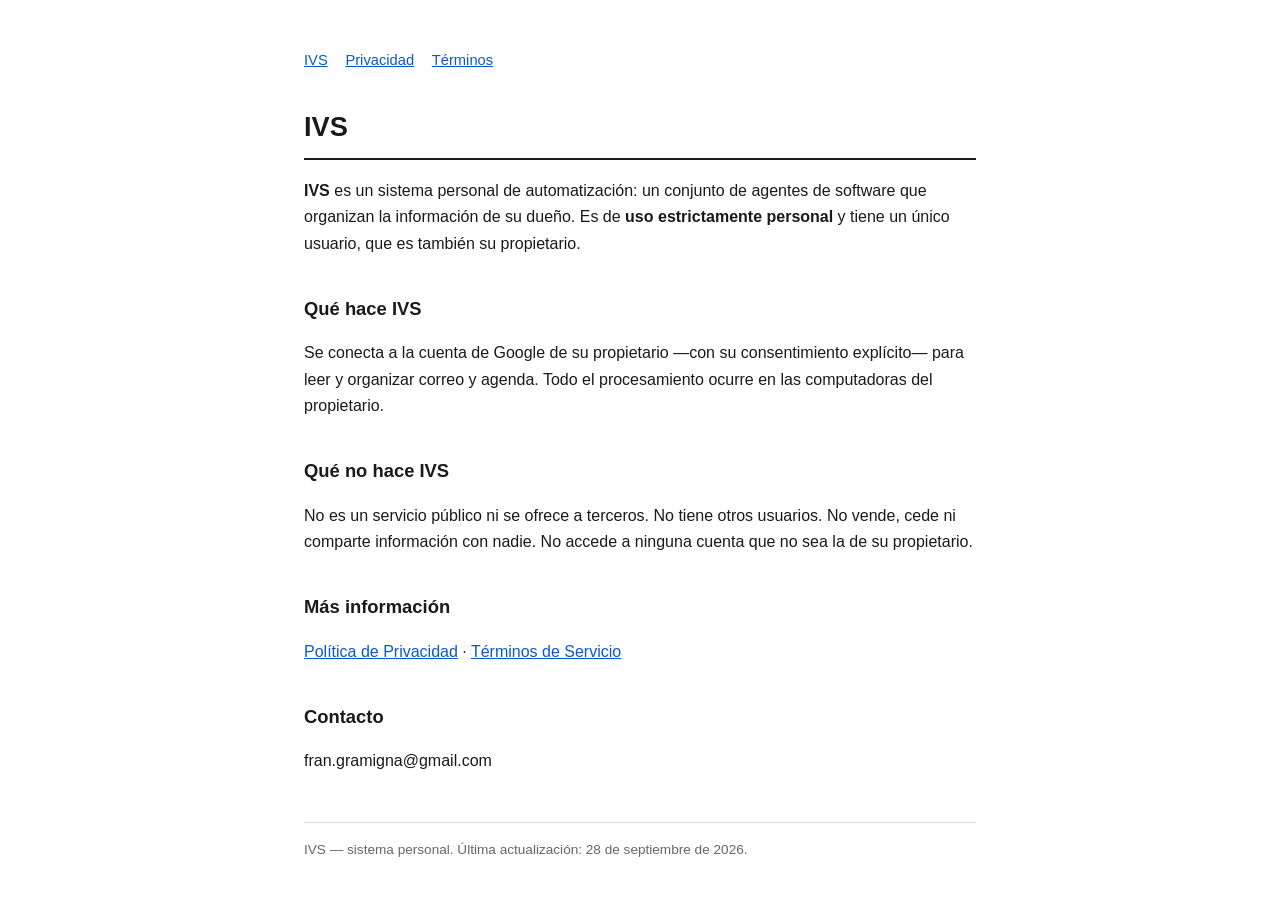
<file: index.html>
<!doctype html><html lang="es"><head><meta charset="utf-8">
<meta name="google-site-verification" content="y4nqi_u-FjdHMihfLwRoN4QkLGDbmsFWer5tLddhUrk" />
<meta name="viewport" content="width=device-width,initial-scale=1">
<meta name="application-name" content="IVS">
<title>IVS</title><link rel="icon" href="logo.png">
<link rel="stylesheet" href="style.css"></head><body>
<nav><a href="index.html">IVS</a><a href="privacy.html">Privacidad</a><a href="terms.html">Términos</a></nav>
<h1>IVS</h1>
<p><strong>IVS</strong> es un sistema personal de automatización: un conjunto de agentes de software
que organizan la información de su dueño. Es de <strong>uso estrictamente personal</strong> y tiene
un único usuario, que es también su propietario.</p>
<h2>Qué hace IVS</h2>
<p>Se conecta a la cuenta de Google de su propietario —con su consentimiento explícito— para leer y
organizar correo y agenda. Todo el procesamiento ocurre en las computadoras del propietario.</p>
<h2>Qué no hace IVS</h2>
<p>No es un servicio público ni se ofrece a terceros. No tiene otros usuarios. No vende, cede ni
comparte información con nadie. No accede a ninguna cuenta que no sea la de su propietario.</p>
<h2>Más información</h2>
<p><a href="privacy.html">Política de Privacidad</a> · <a href="terms.html">Términos de Servicio</a></p>
<h2>Contacto</h2>
<p>fran.gramigna@gmail.com</p>
<footer>IVS — sistema personal. Última actualización: 28 de septiembre de 2026.</footer></body></html>
</file>
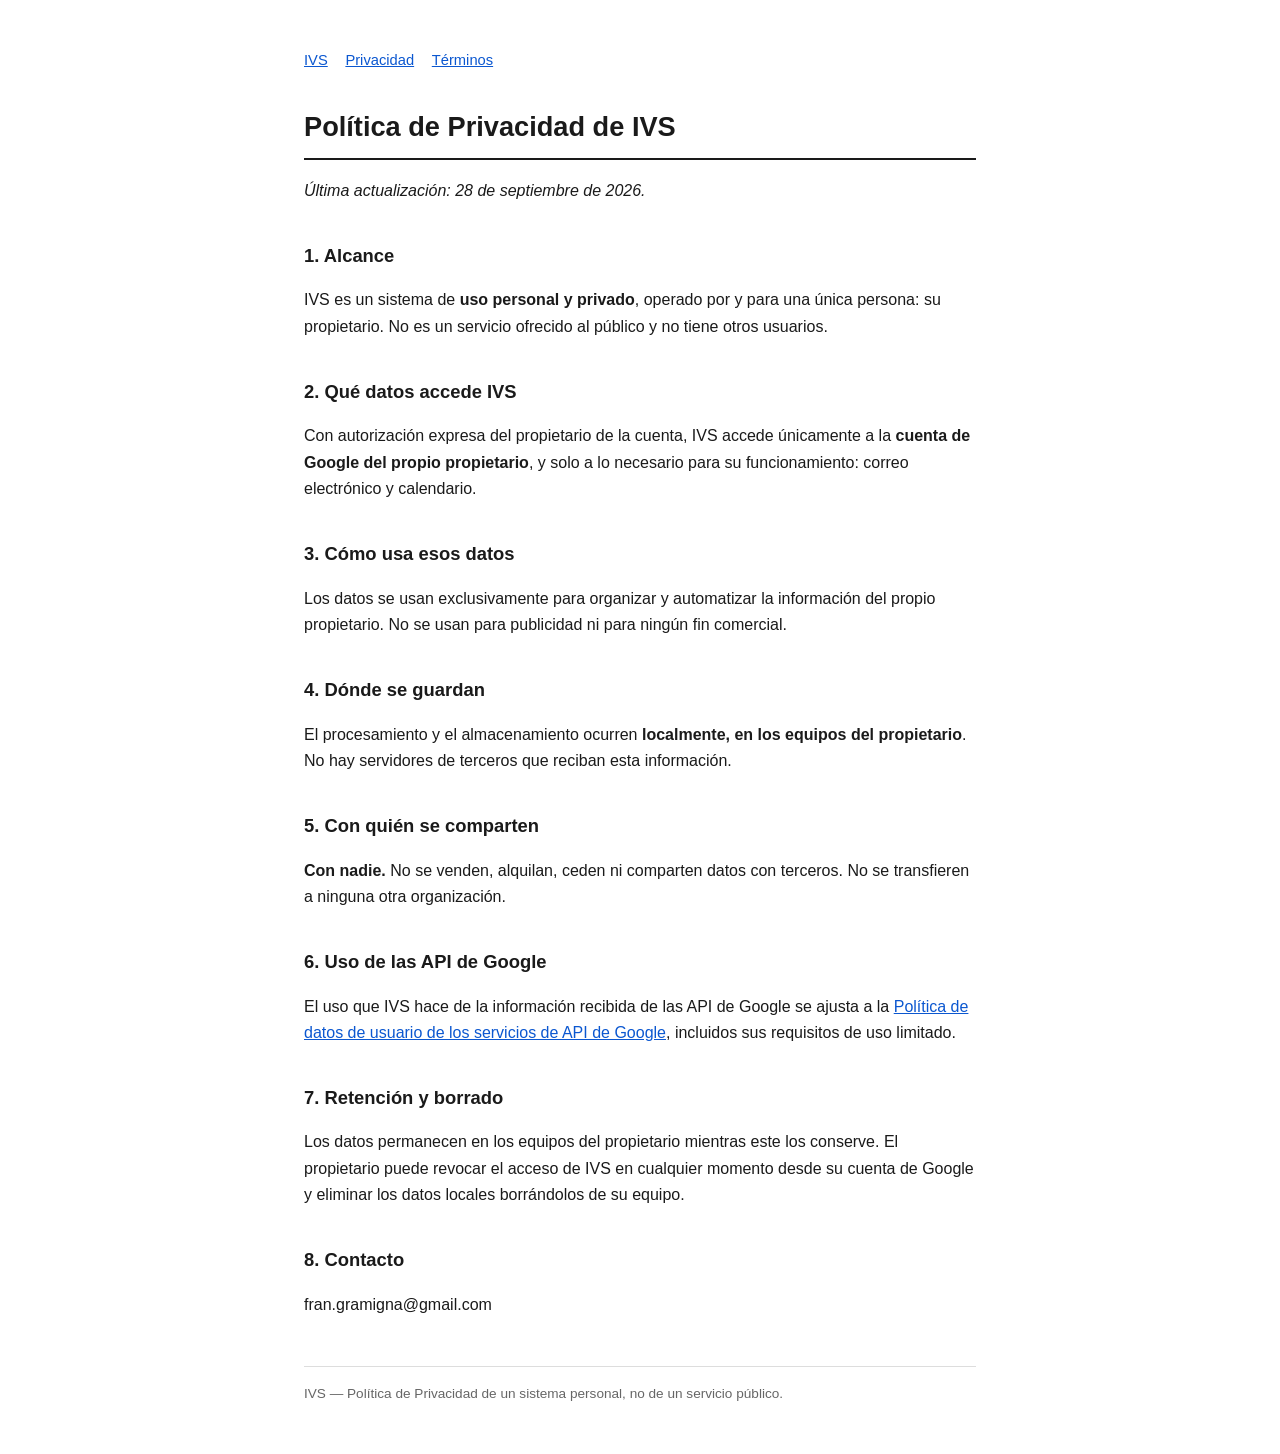
<file: privacy.html>
<!doctype html><html lang="es"><head><meta charset="utf-8">
<meta name="google-site-verification" content="y4nqi_u-FjdHMihfLwRoN4QkLGDbmsFWer5tLddhUrk" />
<meta name="viewport" content="width=device-width,initial-scale=1">
<meta name="application-name" content="IVS">
<title>IVS — Política de Privacidad</title><link rel="icon" href="logo.png">
<link rel="stylesheet" href="style.css"></head><body>
<nav><a href="index.html">IVS</a><a href="privacy.html">Privacidad</a><a href="terms.html">Términos</a></nav>
<h1>Política de Privacidad de IVS</h1>
<p><em>Última actualización: 28 de septiembre de 2026.</em></p>
<h2>1. Alcance</h2>
<p>IVS es un sistema de <strong>uso personal y privado</strong>, operado por y para una única persona:
su propietario. No es un servicio ofrecido al público y no tiene otros usuarios.</p>
<h2>2. Qué datos accede IVS</h2>
<p>Con autorización expresa del propietario de la cuenta, IVS accede únicamente a la
<strong>cuenta de Google del propio propietario</strong>, y solo a lo necesario para su
funcionamiento: correo electrónico y calendario.</p>
<h2>3. Cómo usa esos datos</h2>
<p>Los datos se usan exclusivamente para organizar y automatizar la información del propio
propietario. No se usan para publicidad ni para ningún fin comercial.</p>
<h2>4. Dónde se guardan</h2>
<p>El procesamiento y el almacenamiento ocurren <strong>localmente, en los equipos del
propietario</strong>. No hay servidores de terceros que reciban esta información.</p>
<h2>5. Con quién se comparten</h2>
<p><strong>Con nadie.</strong> No se venden, alquilan, ceden ni comparten datos con terceros.
No se transfieren a ninguna otra organización.</p>
<h2>6. Uso de las API de Google</h2>
<p>El uso que IVS hace de la información recibida de las API de Google se ajusta a la
<a href="https://developers.google.com/terms/api-services-user-data-policy">Política de datos de
usuario de los servicios de API de Google</a>, incluidos sus requisitos de uso limitado.</p>
<h2>7. Retención y borrado</h2>
<p>Los datos permanecen en los equipos del propietario mientras este los conserve. El propietario
puede revocar el acceso de IVS en cualquier momento desde su cuenta de Google y eliminar los
datos locales borrándolos de su equipo.</p>
<h2>8. Contacto</h2>
<p>fran.gramigna@gmail.com</p>
<footer>IVS — Política de Privacidad de un sistema personal, no de un servicio público.</footer>
</body></html>
</file>
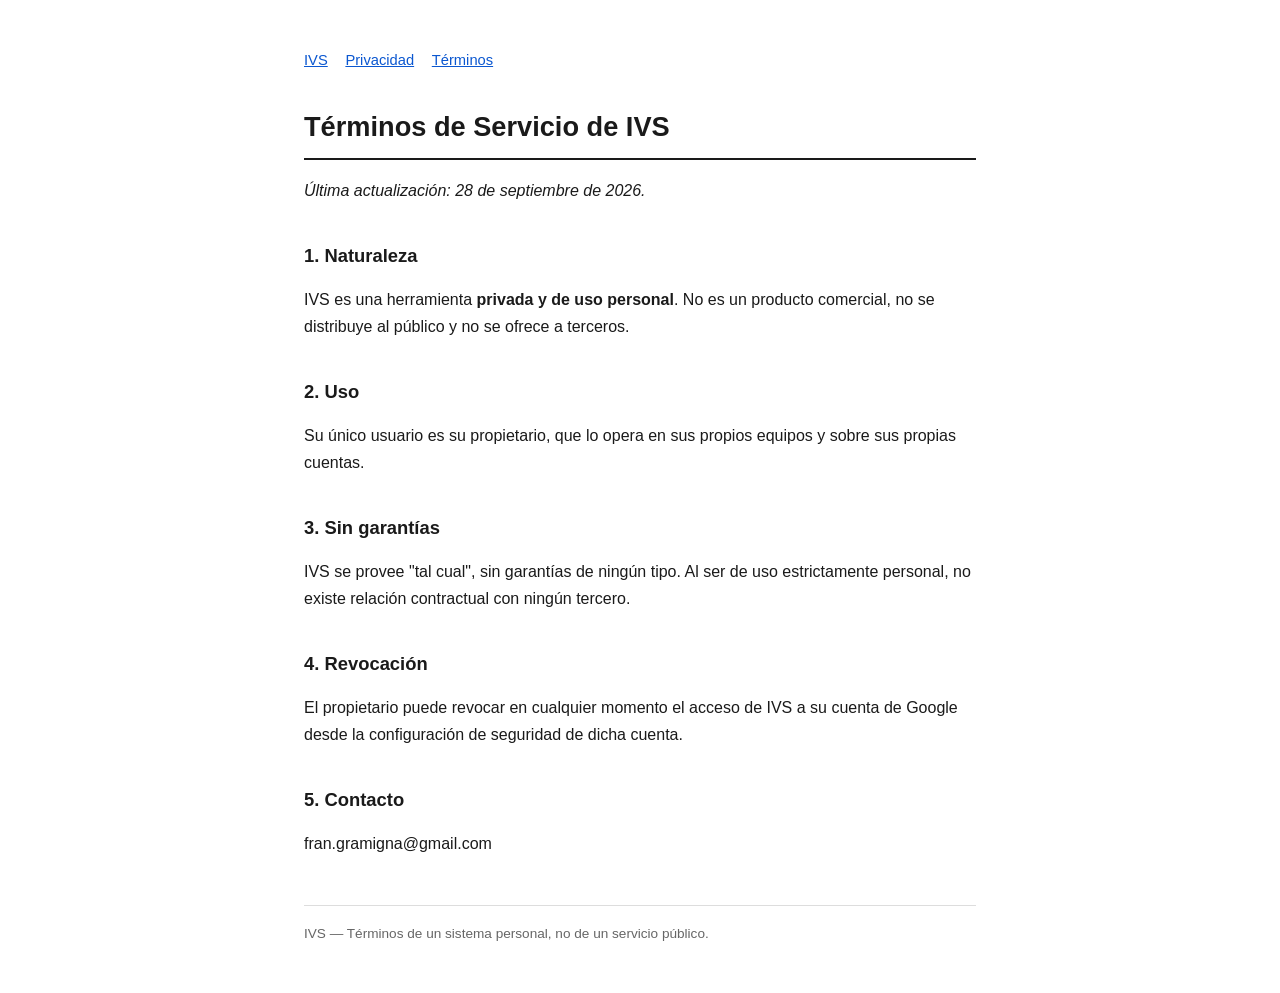
<file: terms.html>
<!doctype html><html lang="es"><head><meta charset="utf-8">
<meta name="google-site-verification" content="y4nqi_u-FjdHMihfLwRoN4QkLGDbmsFWer5tLddhUrk" />
<meta name="viewport" content="width=device-width,initial-scale=1">
<meta name="application-name" content="IVS">
<title>IVS — Términos de Servicio</title><link rel="icon" href="logo.png">
<link rel="stylesheet" href="style.css"></head><body>
<nav><a href="index.html">IVS</a><a href="privacy.html">Privacidad</a><a href="terms.html">Términos</a></nav>
<h1>Términos de Servicio de IVS</h1>
<p><em>Última actualización: 28 de septiembre de 2026.</em></p>
<h2>1. Naturaleza</h2>
<p>IVS es una herramienta <strong>privada y de uso personal</strong>. No es un producto comercial,
no se distribuye al público y no se ofrece a terceros.</p>
<h2>2. Uso</h2>
<p>Su único usuario es su propietario, que lo opera en sus propios equipos y sobre sus propias
cuentas.</p>
<h2>3. Sin garantías</h2>
<p>IVS se provee "tal cual", sin garantías de ningún tipo. Al ser de uso estrictamente personal, no
existe relación contractual con ningún tercero.</p>
<h2>4. Revocación</h2>
<p>El propietario puede revocar en cualquier momento el acceso de IVS a su cuenta de Google desde la
configuración de seguridad de dicha cuenta.</p>
<h2>5. Contacto</h2>
<p>fran.gramigna@gmail.com</p>
<footer>IVS — Términos de un sistema personal, no de un servicio público.</footer></body></html>
</file>
<file: style.css>
*{box-sizing:border-box}body{font-family:-apple-system,'Helvetica Neue',Arial,sans-serif;
max-width:720px;margin:0 auto;padding:48px 24px;line-height:1.65;color:#1a1a1a}
h1{font-size:1.7rem;border-bottom:2px solid #1a1a1a;padding-bottom:.3em}
h2{font-size:1.15rem;margin-top:2em}a{color:#0b57d0}
nav{margin-bottom:2.2em;font-size:.92rem}nav a{margin-right:1.2em}
footer{margin-top:3.5em;padding-top:1.2em;border-top:1px solid #ddd;font-size:.85rem;color:#666}
</file>
